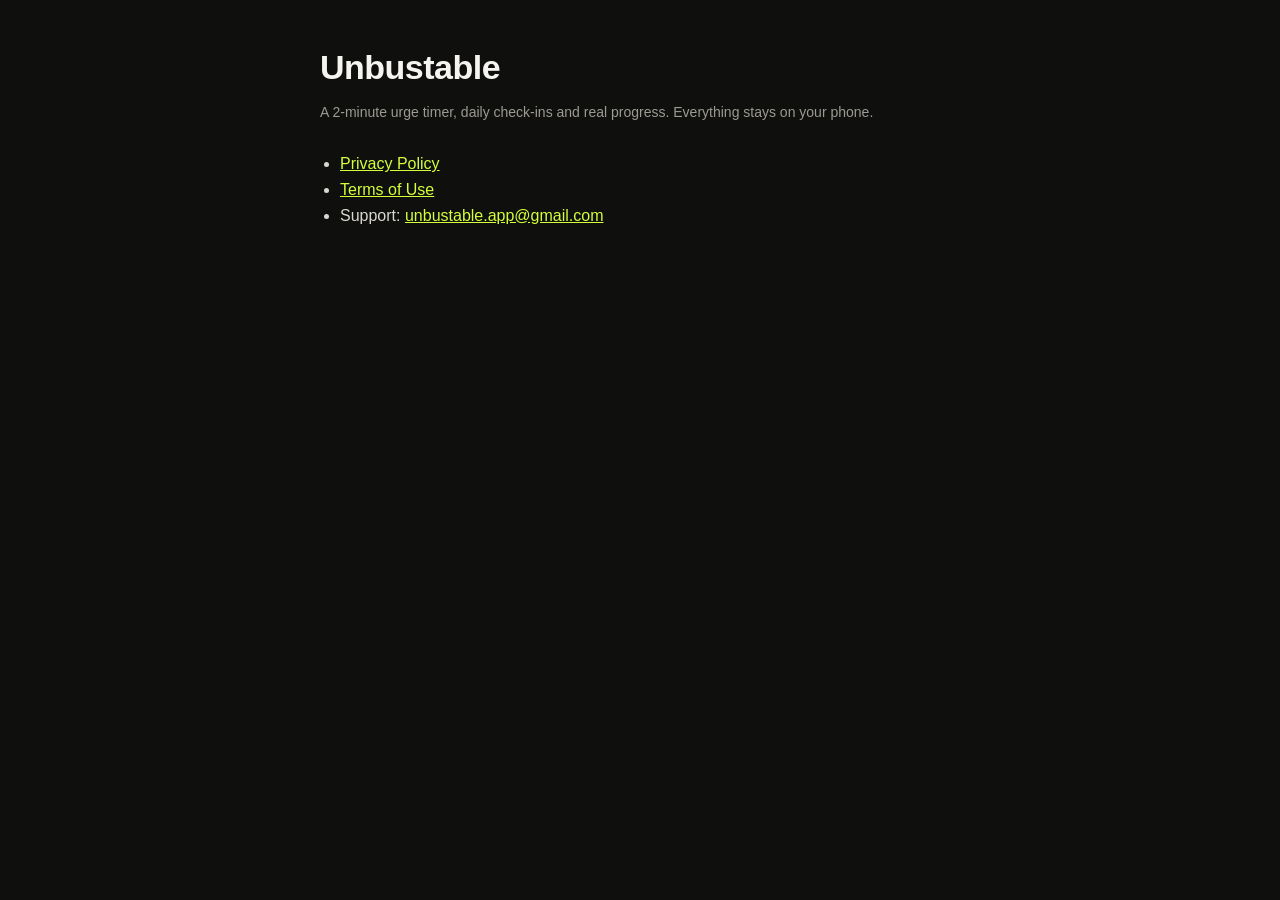
<file: index.html>
<!doctype html>
<html lang="en"><head><meta charset="utf-8"><meta name="viewport" content="width=device-width, initial-scale=1">
<title>Unbustable</title><link rel="stylesheet" href="style.css"></head>
<body><main>
<h1>Unbustable</h1>
<p class="meta">A 2-minute urge timer, daily check-ins and real progress. Everything stays on your phone.</p>
<ul>
  <li><a href="privacy.html">Privacy Policy</a></li>
  <li><a href="terms.html">Terms of Use</a></li>
  <li>Support: <a href="mailto:unbustable.app@gmail.com">unbustable.app@gmail.com</a></li>
</ul>
</main></body></html>
</file>
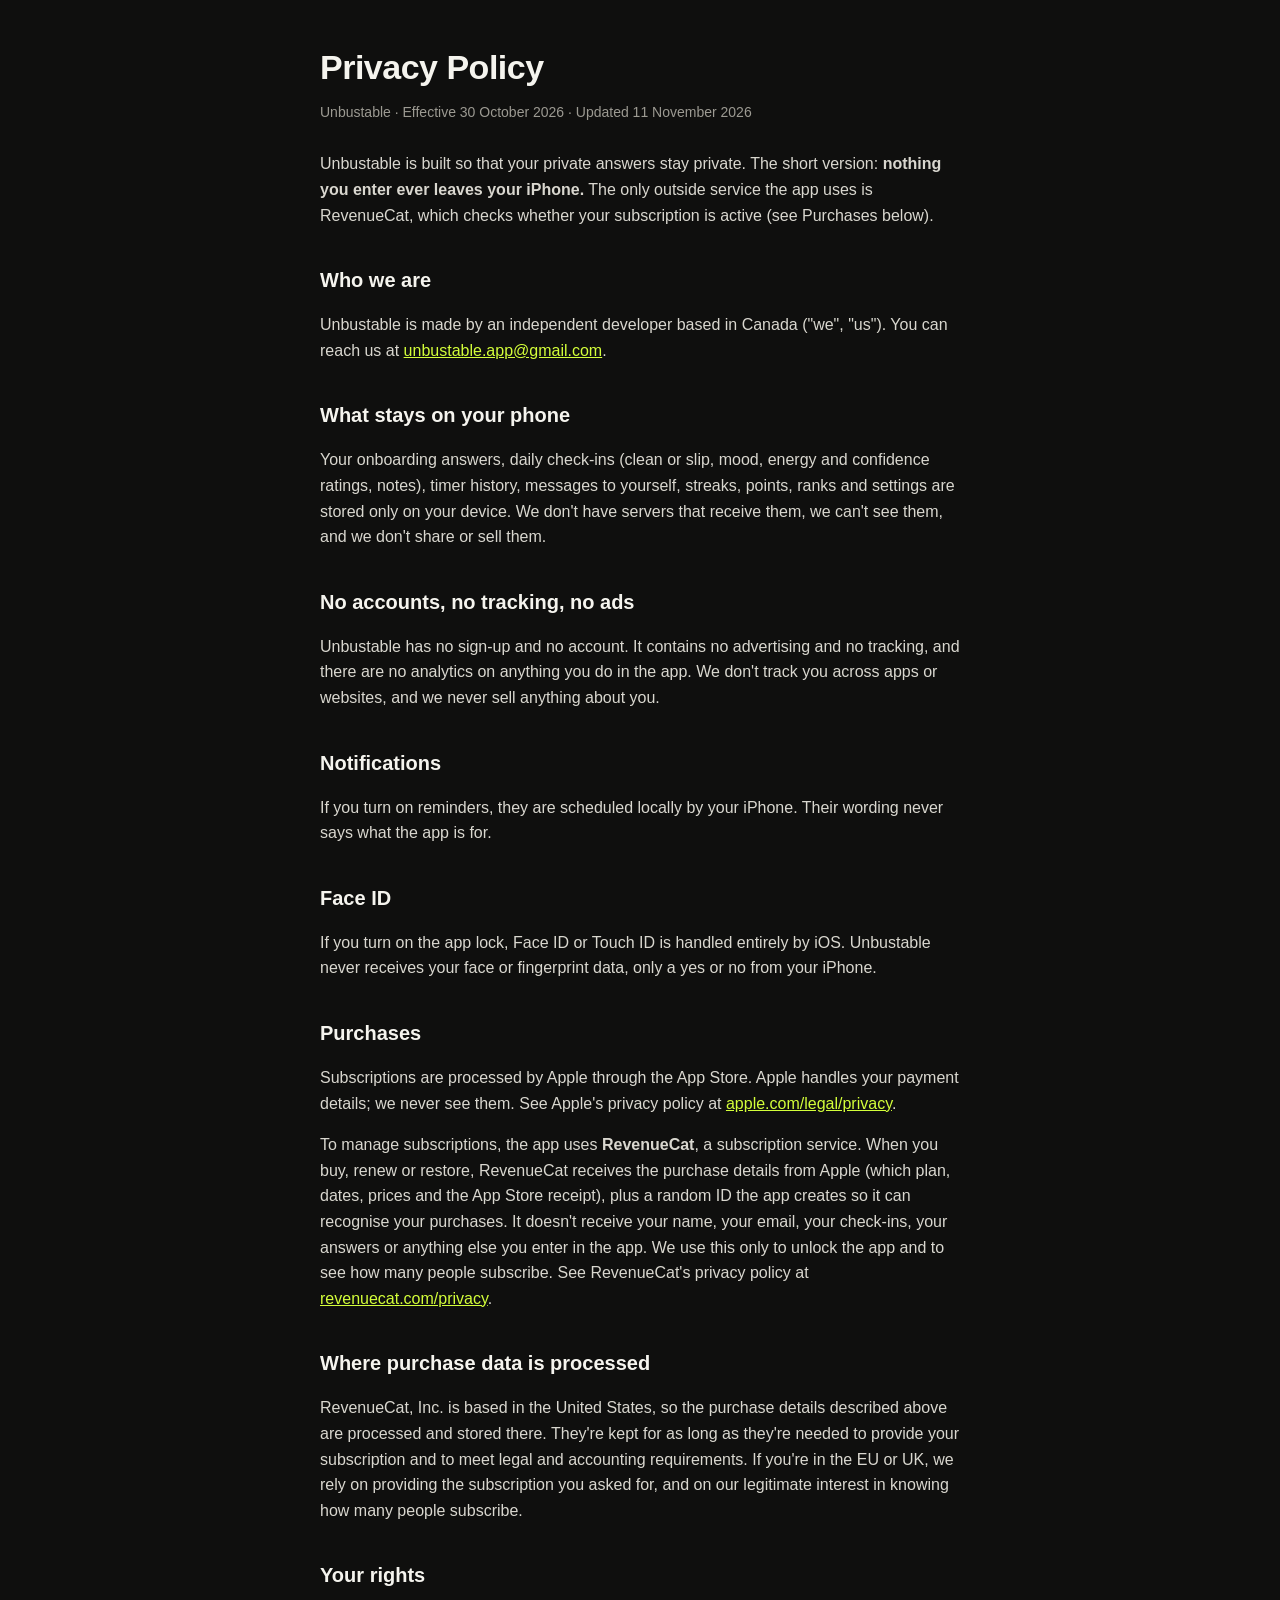
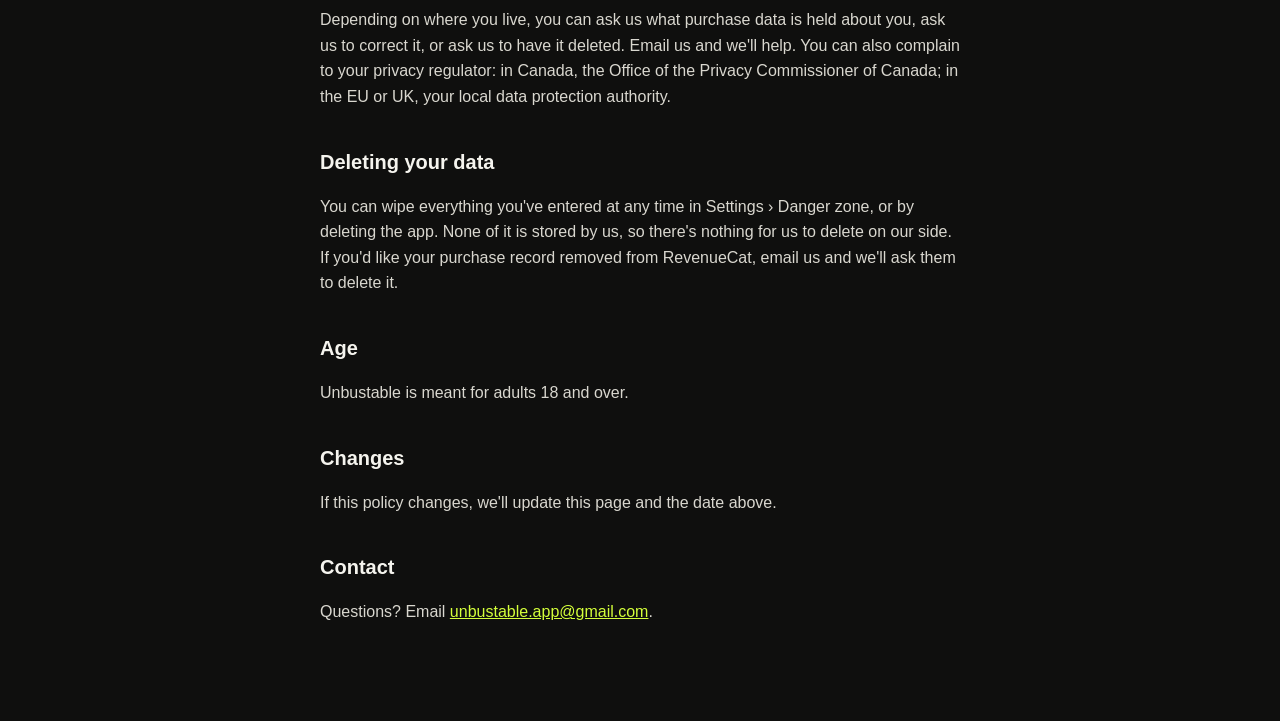
<file: privacy.html>
<!doctype html>
<html lang="en"><head><meta charset="utf-8"><meta name="viewport" content="width=device-width, initial-scale=1">
<title>Unbustable Privacy Policy</title><link rel="stylesheet" href="style.css"></head>
<body><main>
<h1>Privacy Policy</h1>
<p class="meta">Unbustable · Effective 30 October 2026 · Updated 11 November 2026</p>

<p>Unbustable is built so that your private answers stay private. The short version: <strong>nothing you enter ever leaves your iPhone.</strong> The only outside service the app uses is RevenueCat, which checks whether your subscription is active (see Purchases below).</p>

<h2>Who we are</h2>
<p>Unbustable is made by an independent developer based in Canada ("we", "us"). You can reach us at <a href="mailto:unbustable.app@gmail.com">unbustable.app@gmail.com</a>.</p>

<h2>What stays on your phone</h2>
<p>Your onboarding answers, daily check-ins (clean or slip, mood, energy and confidence ratings, notes), timer history, messages to yourself, streaks, points, ranks and settings are stored only on your device. We don't have servers that receive them, we can't see them, and we don't share or sell them.</p>

<h2>No accounts, no tracking, no ads</h2>
<p>Unbustable has no sign-up and no account. It contains no advertising and no tracking, and there are no analytics on anything you do in the app. We don't track you across apps or websites, and we never sell anything about you.</p>

<h2>Notifications</h2>
<p>If you turn on reminders, they are scheduled locally by your iPhone. Their wording never says what the app is for.</p>

<h2>Face ID</h2>
<p>If you turn on the app lock, Face ID or Touch ID is handled entirely by iOS. Unbustable never receives your face or fingerprint data, only a yes or no from your iPhone.</p>

<h2>Purchases</h2>
<p>Subscriptions are processed by Apple through the App Store. Apple handles your payment details; we never see them. See Apple's privacy policy at <a href="https://www.apple.com/legal/privacy/">apple.com/legal/privacy</a>.</p>
<p>To manage subscriptions, the app uses <strong>RevenueCat</strong>, a subscription service. When you buy, renew or restore, RevenueCat receives the purchase details from Apple (which plan, dates, prices and the App Store receipt), plus a random ID the app creates so it can recognise your purchases. It doesn't receive your name, your email, your check-ins, your answers or anything else you enter in the app. We use this only to unlock the app and to see how many people subscribe. See RevenueCat's privacy policy at <a href="https://www.revenuecat.com/privacy">revenuecat.com/privacy</a>.</p>

<h2>Where purchase data is processed</h2>
<p>RevenueCat, Inc. is based in the United States, so the purchase details described above are processed and stored there. They're kept for as long as they're needed to provide your subscription and to meet legal and accounting requirements. If you're in the EU or UK, we rely on providing the subscription you asked for, and on our legitimate interest in knowing how many people subscribe.</p>

<h2>Your rights</h2>
<p>Depending on where you live, you can ask us what purchase data is held about you, ask us to correct it, or ask us to have it deleted. Email us and we'll help. You can also complain to your privacy regulator: in Canada, the Office of the Privacy Commissioner of Canada; in the EU or UK, your local data protection authority.</p>

<h2>Deleting your data</h2>
<p>You can wipe everything you've entered at any time in Settings › Danger zone, or by deleting the app. None of it is stored by us, so there's nothing for us to delete on our side. If you'd like your purchase record removed from RevenueCat, email us and we'll ask them to delete it.</p>

<h2>Age</h2>
<p>Unbustable is meant for adults 18 and over.</p>

<h2>Changes</h2>
<p>If this policy changes, we'll update this page and the date above.</p>

<h2>Contact</h2>
<p>Questions? Email <a href="mailto:unbustable.app@gmail.com">unbustable.app@gmail.com</a>.</p>
</main></body></html>
</file>
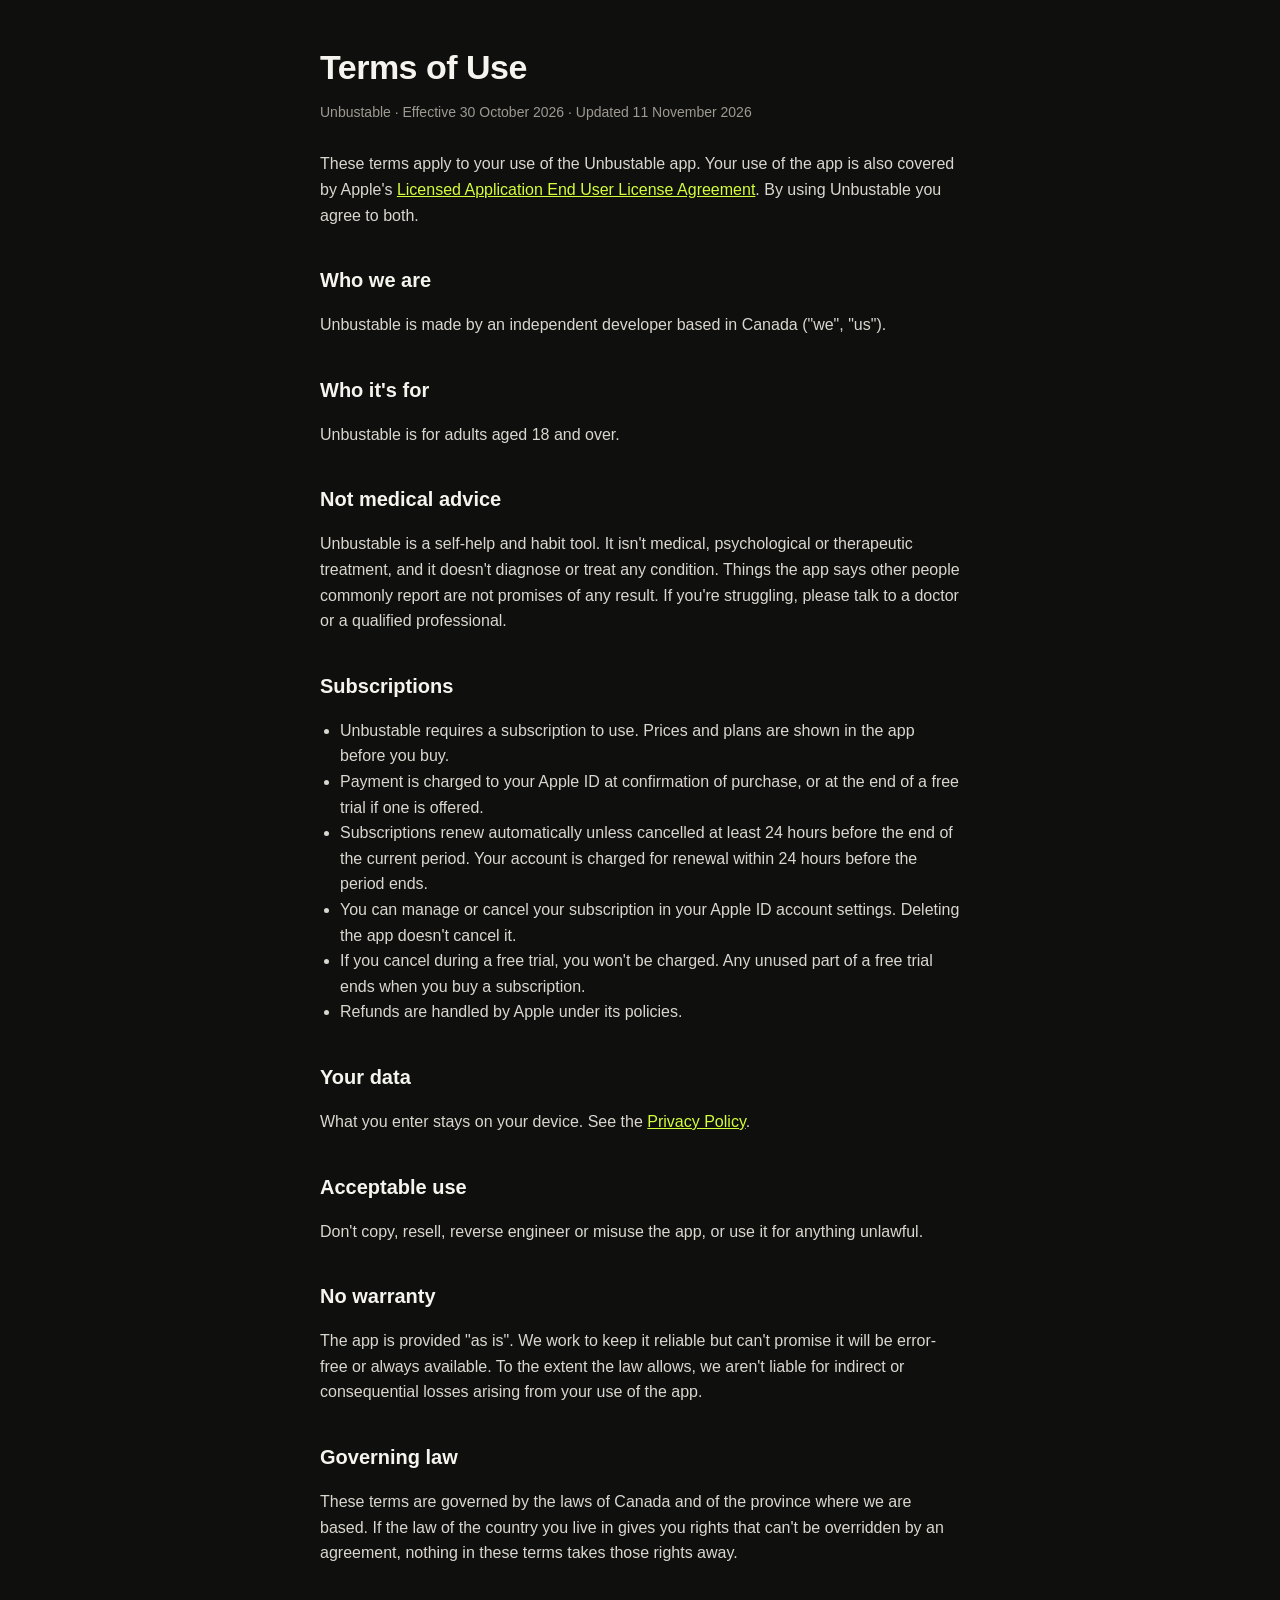
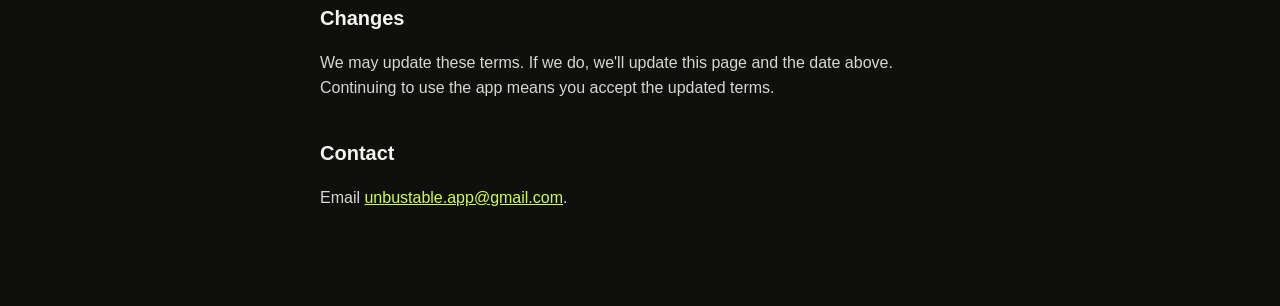
<file: terms.html>
<!doctype html>
<html lang="en"><head><meta charset="utf-8"><meta name="viewport" content="width=device-width, initial-scale=1">
<title>Unbustable Terms of Use</title><link rel="stylesheet" href="style.css"></head>
<body><main>
<h1>Terms of Use</h1>
<p class="meta">Unbustable · Effective 30 October 2026 · Updated 11 November 2026</p>

<p>These terms apply to your use of the Unbustable app. Your use of the app is also covered by Apple's <a href="https://www.apple.com/legal/internet-services/itunes/dev/stdeula/">Licensed Application End User License Agreement</a>. By using Unbustable you agree to both.</p>

<h2>Who we are</h2>
<p>Unbustable is made by an independent developer based in Canada ("we", "us").</p>

<h2>Who it's for</h2>
<p>Unbustable is for adults aged 18 and over.</p>

<h2>Not medical advice</h2>
<p>Unbustable is a self-help and habit tool. It isn't medical, psychological or therapeutic treatment, and it doesn't diagnose or treat any condition. Things the app says other people commonly report are not promises of any result. If you're struggling, please talk to a doctor or a qualified professional.</p>

<h2>Subscriptions</h2>
<ul>
  <li>Unbustable requires a subscription to use. Prices and plans are shown in the app before you buy.</li>
  <li>Payment is charged to your Apple ID at confirmation of purchase, or at the end of a free trial if one is offered.</li>
  <li>Subscriptions renew automatically unless cancelled at least 24 hours before the end of the current period. Your account is charged for renewal within 24 hours before the period ends.</li>
  <li>You can manage or cancel your subscription in your Apple ID account settings. Deleting the app doesn't cancel it.</li>
  <li>If you cancel during a free trial, you won't be charged. Any unused part of a free trial ends when you buy a subscription.</li>
  <li>Refunds are handled by Apple under its policies.</li>
</ul>

<h2>Your data</h2>
<p>What you enter stays on your device. See the <a href="privacy.html">Privacy Policy</a>.</p>

<h2>Acceptable use</h2>
<p>Don't copy, resell, reverse engineer or misuse the app, or use it for anything unlawful.</p>

<h2>No warranty</h2>
<p>The app is provided "as is". We work to keep it reliable but can't promise it will be error-free or always available. To the extent the law allows, we aren't liable for indirect or consequential losses arising from your use of the app.</p>

<h2>Governing law</h2>
<p>These terms are governed by the laws of Canada and of the province where we are based. If the law of the country you live in gives you rights that can't be overridden by an agreement, nothing in these terms takes those rights away.</p>

<h2>Changes</h2>
<p>We may update these terms. If we do, we'll update this page and the date above. Continuing to use the app means you accept the updated terms.</p>

<h2>Contact</h2>
<p>Email <a href="mailto:unbustable.app@gmail.com">unbustable.app@gmail.com</a>.</p>
</main></body></html>
</file>
<file: style.css>
:root { color-scheme: dark; --bg: #0F0F0E; --text: #F5F4EE; --muted: #9C9A92; --line: #34332F; --lime: #D4FF3A; }
* { box-sizing: border-box; }
body { margin: 0; background: var(--bg); color: var(--text); font: 16px/1.6 -apple-system, BlinkMacSystemFont, "Segoe UI", Roboto, sans-serif; }
main { max-width: 680px; margin: 0 auto; padding: 48px max(20px, env(safe-area-inset-left)) 80px; }
h1 { font-size: 34px; line-height: 1.15; letter-spacing: -0.5px; margin: 0 0 6px; }
h2 { font-size: 20px; margin: 36px 0 8px; }
p, li { color: #D9D7CF; }
.meta { color: var(--muted); font-size: 14px; margin-bottom: 28px; }
.note { border: 1px solid var(--line); border-radius: 16px; padding: 14px 16px; color: var(--muted); font-size: 14px; }
a { color: var(--lime); }
ul { padding-left: 20px; }
</file>
